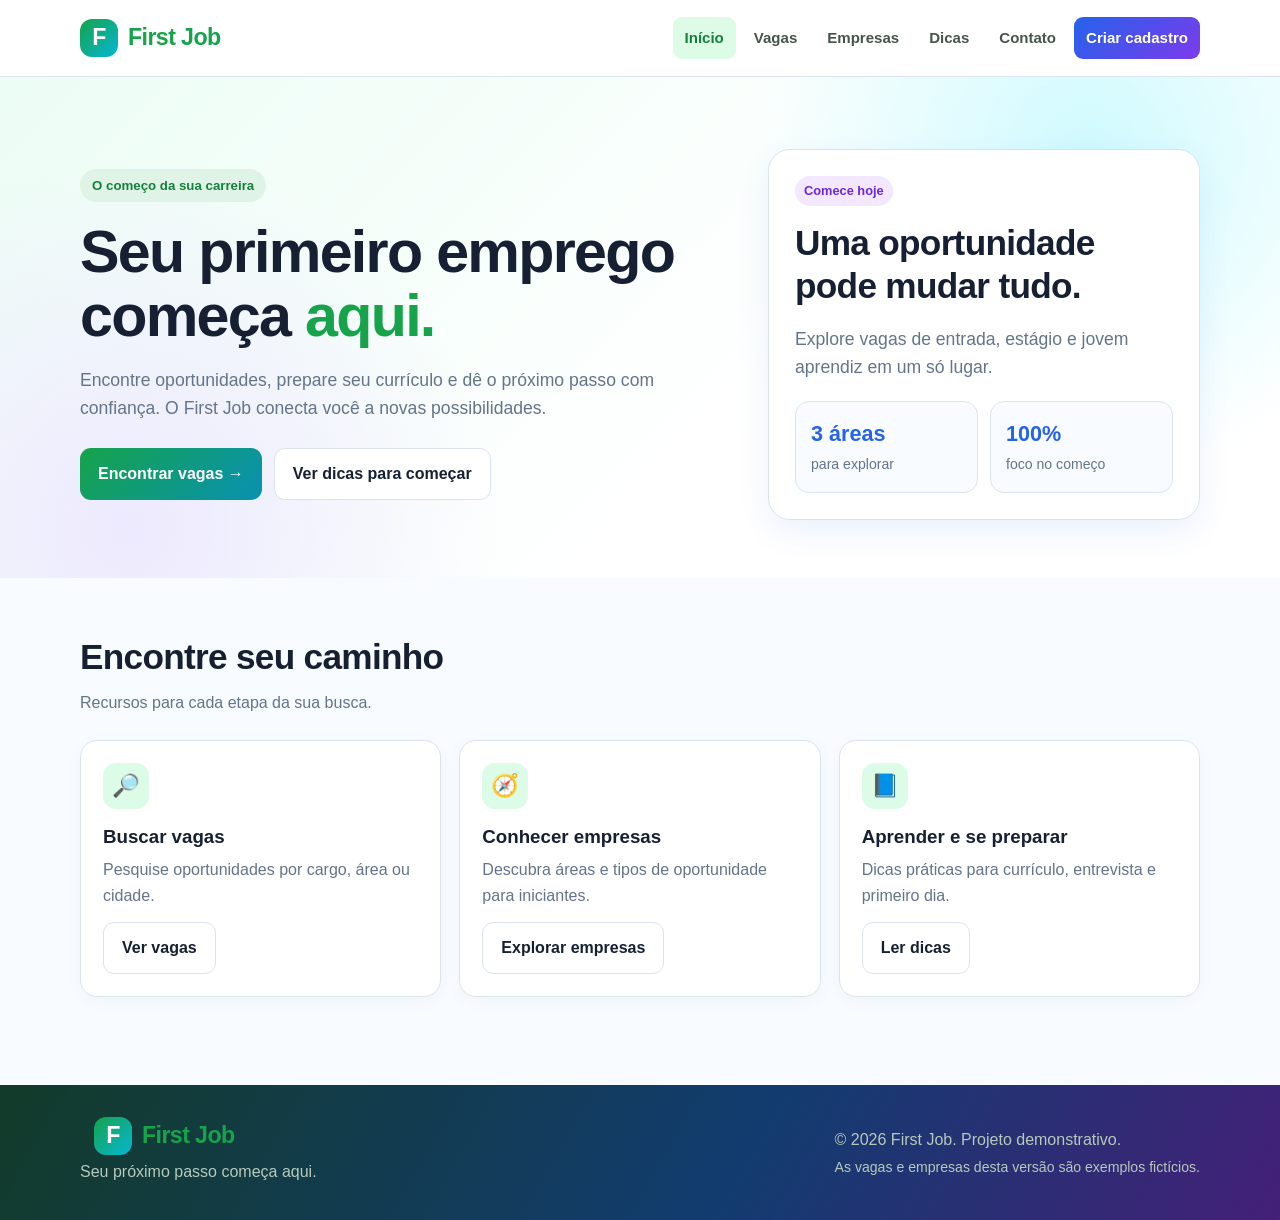
<file: index.html>
<!DOCTYPE html>
<html lang="pt-BR">
<head>
  <meta charset="UTF-8">
  <meta name="viewport" content="width=device-width, initial-scale=1.0">
  <meta name="description" content="First Job: oportunidades, dicas e cadastro para quem busca o primeiro emprego.">
  <title>Início | First Job</title>
  <link rel="stylesheet" href="style.css">
</head>
<body>

<header class="site-header">
  <div class="container nav">
    <a class="brand" href="index.html" aria-label="First Job - início"><span class="brand-mark">F</span><span>First Job</span></a>
    <nav class="nav-links" aria-label="Navegação principal">
      <a href="index.html">Início</a>
      <a href="html/vagas.html">Vagas</a>
      <a href="html/empresas.html">Empresas</a>
      <a href="html/dicas.html">Dicas</a>
      <a href="html/contato.html">Contato</a>
      <a class="nav-cta" href="html/cadastro.html">Criar cadastro</a>
    </nav>
  </div>
</header>


<main>
  <section class="hero"><div class="container hero-grid">
    <div><span class="eyebrow">O começo da sua carreira</span><h1>Seu primeiro emprego começa <span class="highlight">aqui.</span></h1>
    <p class="lead">Encontre oportunidades, prepare seu currículo e dê o próximo passo com confiança. O First Job conecta você a novas possibilidades.</p>
    <div class="actions"><a class="btn btn-primary" href="html/vagas.html">Encontrar vagas →</a><a class="btn btn-light" href="html/dicas.html">Ver dicas para começar</a></div></div>
    <div class="hero-card"><span class="tag">Comece hoje</span><h2 style="margin-top:16px">Uma oportunidade pode mudar tudo.</h2><p class="lead">Explore vagas de entrada, estágio e jovem aprendiz em um só lugar.</p>
      <div class="stat-row"><div class="stat"><strong>3 áreas</strong><span class="small">para explorar</span></div><div class="stat"><strong>100%</strong><span class="small">foco no começo</span></div></div>
    </div>
  </div></section>
  <section class="section"><div class="container"><div class="section-head"><div><h2>Encontre seu caminho</h2><p>Recursos para cada etapa da sua busca.</p></div></div>
    <div class="grid">
      <article class="card"><div class="card-icon">🔎</div><h3>Buscar vagas</h3><p>Pesquise oportunidades por cargo, área ou cidade.</p><a class="btn btn-light" href="html/vagas.html">Ver vagas</a></article>
      <article class="card"><div class="card-icon">🧭</div><h3>Conhecer empresas</h3><p>Descubra áreas e tipos de oportunidade para iniciantes.</p><a class="btn btn-light" href="html/empresas.html">Explorar empresas</a></article>
      <article class="card"><div class="card-icon">📘</div><h3>Aprender e se preparar</h3><p>Dicas práticas para currículo, entrevista e primeiro dia.</p><a class="btn btn-light" href="html/dicas.html">Ler dicas</a></article>
    </div>
  </div></section>
</main>


<footer class="site-footer">
  <div class="container footer-inner">
    <div><a class="brand" href="index.html"><span class="brand-mark">F</span><span>First Job</span></a><p>Seu próximo passo começa aqui.</p></div>
    <div><p>© <span data-year></span> First Job. Projeto demonstrativo.</p><p class="small">As vagas e empresas desta versão são exemplos fictícios.</p></div>
  </div>
</footer>
<script src="main.js" defer></script>

</body>
</html>
</file>
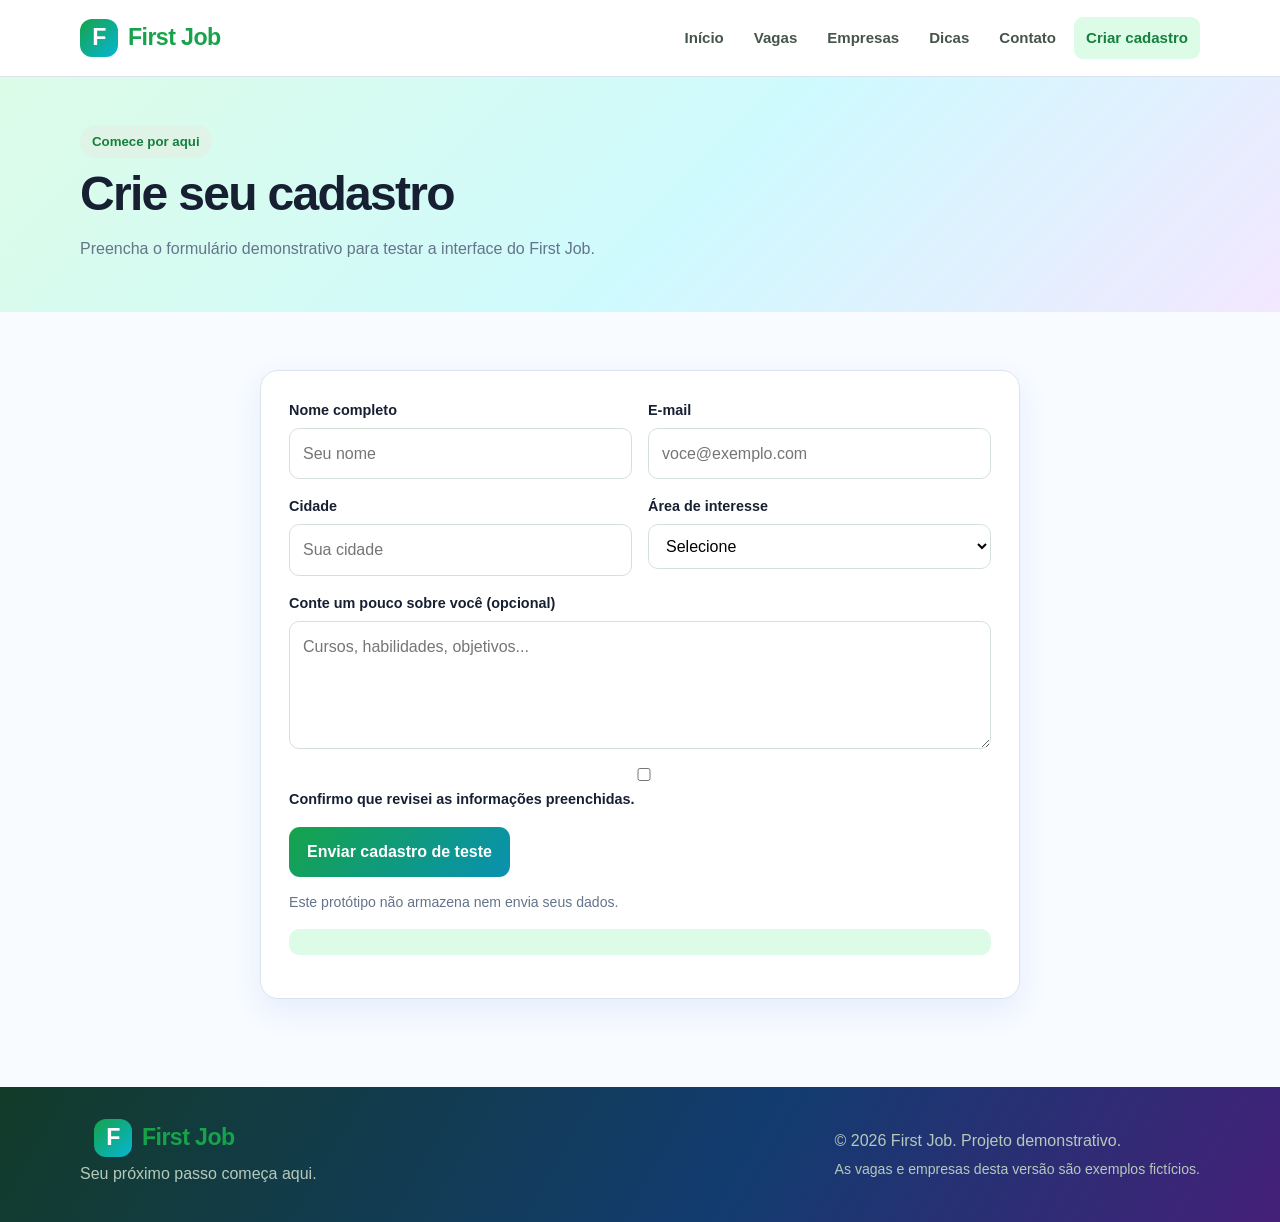
<file: html/cadastro.html>
<!DOCTYPE html>
<html lang="pt-BR">
<head>
  <meta charset="UTF-8">
  <meta name="viewport" content="width=device-width, initial-scale=1.0">
  <meta name="description" content="First Job: oportunidades, dicas e cadastro para quem busca o primeiro emprego.">
  <title>Cadastro | First Job</title>
  <link rel="stylesheet" href="../style.css">
</head>
<body>

<header class="site-header">
  <div class="container nav">
    <a class="brand" href="../index.html" aria-label="First Job - início"><span class="brand-mark">F</span><span>First Job</span></a>
    <nav class="nav-links" aria-label="Navegação principal">
      <a href="../index.html">Início</a>
      <a href="vagas.html">Vagas</a>
      <a href="empresas.html">Empresas</a>
      <a href="dicas.html">Dicas</a>
      <a href="contato.html">Contato</a>
      <a class="nav-cta" href="cadastro.html">Criar cadastro</a>
    </nav>
  </div>
</header>


<main><section class="page-banner"><div class="container"><span class="eyebrow">Comece por aqui</span><h1>Crie seu cadastro</h1><p>Preencha o formulário demonstrativo para testar a interface do First Job.</p></div></section>
<section class="section"><div class="container"><form class="form-card" data-demo-form><div class="form-grid">
  <div class="field"><label for="nome">Nome completo</label><input id="nome" name="nome" required placeholder="Seu nome"></div>
  <div class="field"><label for="email">E-mail</label><input id="email" name="email" type="email" required placeholder="voce@exemplo.com"></div>
  <div class="field"><label for="cidade">Cidade</label><input id="cidade" name="cidade" required placeholder="Sua cidade"></div>
  <div class="field"><label for="interesse">Área de interesse</label><select id="interesse" name="interesse" required><option value="">Selecione</option><option>Administrativo</option><option>Atendimento</option><option>Tecnologia</option><option>Comunicação</option><option>Estágio</option><option>Jovem aprendiz</option></select></div>
  <div class="field full"><label for="sobre">Conte um pouco sobre você (opcional)</label><textarea id="sobre" name="sobre" rows="4" placeholder="Cursos, habilidades, objetivos..."></textarea></div>
  <div class="field full"><label><input type="checkbox" required> Confirmo que revisei as informações preenchidas.</label></div>
  <div class="full"><button class="btn btn-primary" type="submit">Enviar cadastro de teste</button><p class="small">Este protótipo não armazena nem envia seus dados.</p><p class="notice" data-form-message role="status" aria-live="polite"></p></div>
</div></form></div></section></main>


<footer class="site-footer">
  <div class="container footer-inner">
    <div><a class="brand" href="../index.html"><span class="brand-mark">F</span><span>First Job</span></a><p>Seu próximo passo começa aqui.</p></div>
    <div><p>© <span data-year></span> First Job. Projeto demonstrativo.</p><p class="small">As vagas e empresas desta versão são exemplos fictícios.</p></div>
  </div>
</footer>
<script src="../main.js" defer></script>

</body>
</html>
</file>
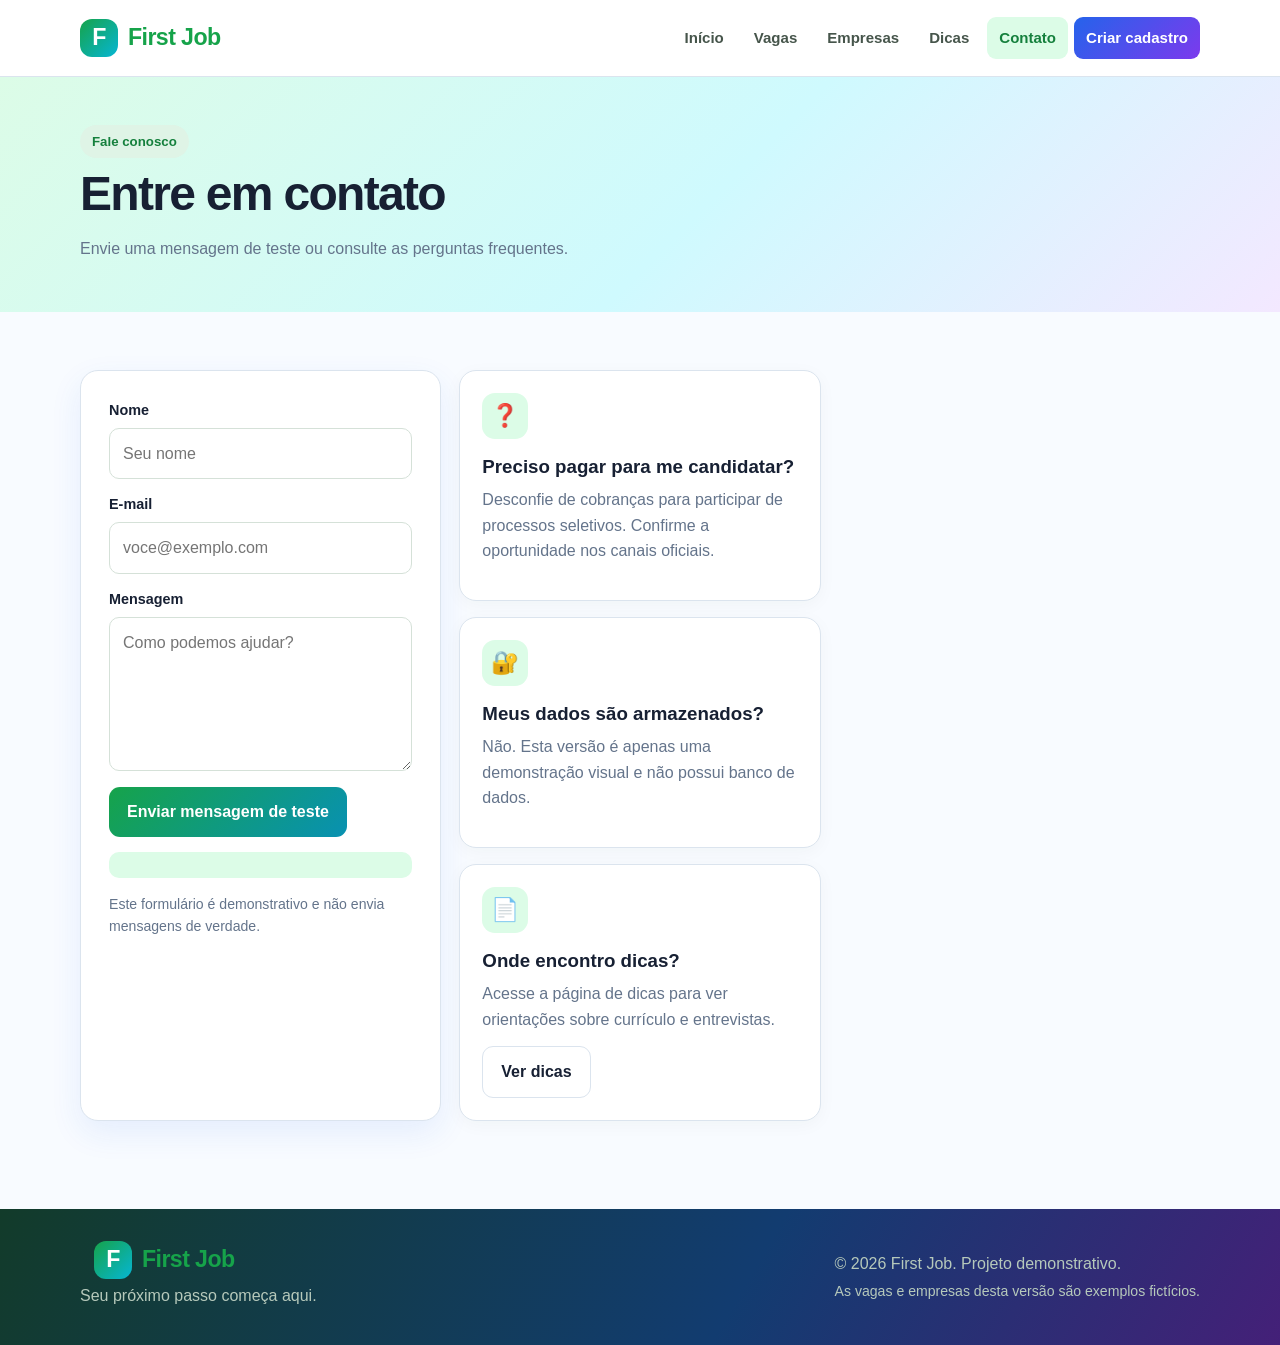
<file: html/contato.html>
<!DOCTYPE html>
<html lang="pt-BR">
<head>
  <meta charset="UTF-8">
  <meta name="viewport" content="width=device-width, initial-scale=1.0">
  <meta name="description" content="First Job: oportunidades, dicas e cadastro para quem busca o primeiro emprego.">
  <title>Contato | First Job</title>
  <link rel="stylesheet" href="../style.css">
</head>
<body>

<header class="site-header">
  <div class="container nav">
    <a class="brand" href="../index.html" aria-label="First Job - início"><span class="brand-mark">F</span><span>First Job</span></a>
    <nav class="nav-links" aria-label="Navegação principal">
      <a href="../index.html">Início</a>
      <a href="vagas.html">Vagas</a>
      <a href="empresas.html">Empresas</a>
      <a href="dicas.html">Dicas</a>
      <a href="contato.html">Contato</a>
      <a class="nav-cta" href="cadastro.html">Criar cadastro</a>
    </nav>
  </div>
</header>


<main><section class="page-banner"><div class="container"><span class="eyebrow">Fale conosco</span><h1>Entre em contato</h1><p>Envie uma mensagem de teste ou consulte as perguntas frequentes.</p></div></section>
<section class="section"><div class="container grid">
  <form class="form-card" data-demo-form style="max-width:none"><div class="field"><label for="nome-contato">Nome</label><input id="nome-contato" required placeholder="Seu nome"></div><div class="field" style="margin-top:14px"><label for="email-contato">E-mail</label><input id="email-contato" type="email" required placeholder="voce@exemplo.com"></div><div class="field" style="margin-top:14px"><label for="mensagem">Mensagem</label><textarea id="mensagem" rows="5" required placeholder="Como podemos ajudar?"></textarea></div><button class="btn btn-primary" style="margin-top:16px" type="submit">Enviar mensagem de teste</button><p class="notice" data-form-message role="status" aria-live="polite"></p><p class="small">Este formulário é demonstrativo e não envia mensagens de verdade.</p></form>
  <div><article class="card"><div class="card-icon">❓</div><h3>Preciso pagar para me candidatar?</h3><p>Desconfie de cobranças para participar de processos seletivos. Confirme a oportunidade nos canais oficiais.</p></article><article class="card" style="margin-top:16px"><div class="card-icon">🔐</div><h3>Meus dados são armazenados?</h3><p>Não. Esta versão é apenas uma demonstração visual e não possui banco de dados.</p></article><article class="card" style="margin-top:16px"><div class="card-icon">📄</div><h3>Onde encontro dicas?</h3><p>Acesse a página de dicas para ver orientações sobre currículo e entrevistas.</p><a href="dicas.html" class="btn btn-light">Ver dicas</a></article></div>
</div></section></main>


<footer class="site-footer">
  <div class="container footer-inner">
    <div><a class="brand" href="../index.html"><span class="brand-mark">F</span><span>First Job</span></a><p>Seu próximo passo começa aqui.</p></div>
    <div><p>© <span data-year></span> First Job. Projeto demonstrativo.</p><p class="small">As vagas e empresas desta versão são exemplos fictícios.</p></div>
  </div>
</footer>
<script src="../main.js" defer></script>

</body>
</html>
</file>
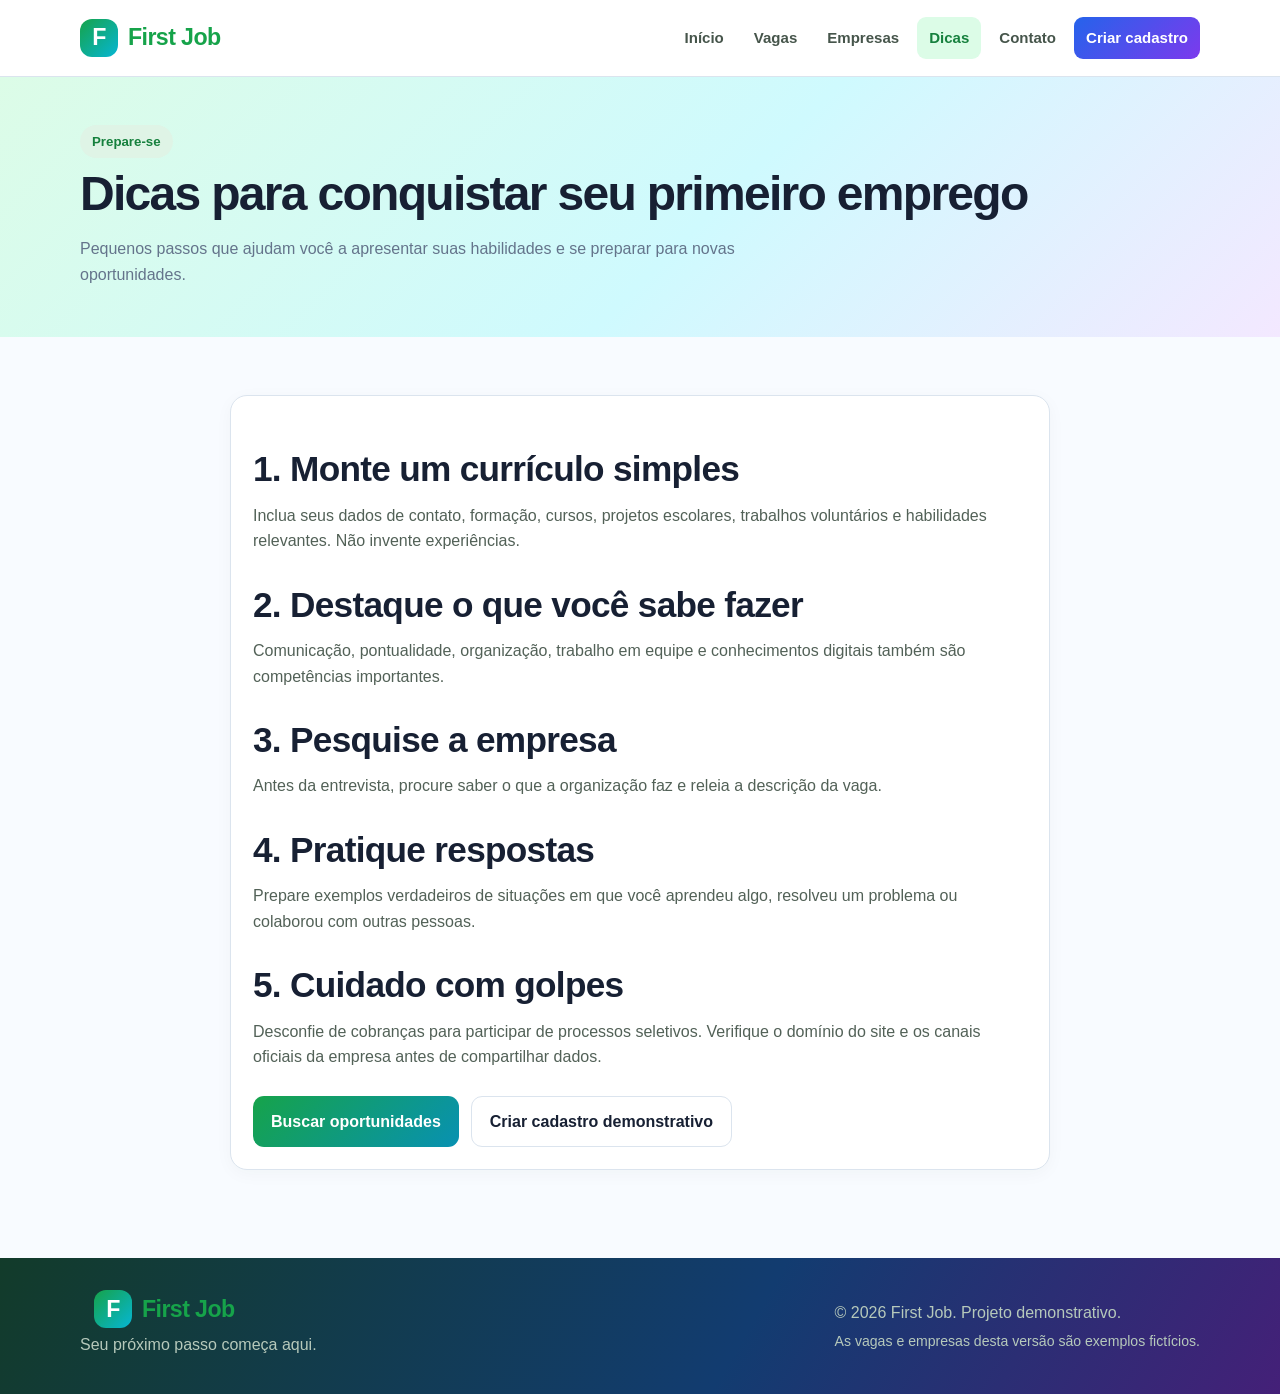
<file: html/dicas.html>
<!DOCTYPE html>
<html lang="pt-BR">
<head>
  <meta charset="UTF-8">
  <meta name="viewport" content="width=device-width, initial-scale=1.0">
  <meta name="description" content="First Job: oportunidades, dicas e cadastro para quem busca o primeiro emprego.">
  <title>Dicas | First Job</title>
  <link rel="stylesheet" href="../style.css">
</head>
<body>

<header class="site-header">
  <div class="container nav">
    <a class="brand" href="../index.html" aria-label="First Job - início"><span class="brand-mark">F</span><span>First Job</span></a>
    <nav class="nav-links" aria-label="Navegação principal">
      <a href="../index.html">Início</a>
      <a href="vagas.html">Vagas</a>
      <a href="empresas.html">Empresas</a>
      <a href="dicas.html">Dicas</a>
      <a href="contato.html">Contato</a>
      <a class="nav-cta" href="cadastro.html">Criar cadastro</a>
    </nav>
  </div>
</header>


<main><section class="page-banner"><div class="container"><span class="eyebrow">Prepare-se</span><h1>Dicas para conquistar seu primeiro emprego</h1><p>Pequenos passos que ajudam você a apresentar suas habilidades e se preparar para novas oportunidades.</p></div></section>
<section class="section"><div class="container article">
  <article class="card"><h2>1. Monte um currículo simples</h2><p>Inclua seus dados de contato, formação, cursos, projetos escolares, trabalhos voluntários e habilidades relevantes. Não invente experiências.</p>
  <h2>2. Destaque o que você sabe fazer</h2><p>Comunicação, pontualidade, organização, trabalho em equipe e conhecimentos digitais também são competências importantes.</p>
  <h2>3. Pesquise a empresa</h2><p>Antes da entrevista, procure saber o que a organização faz e releia a descrição da vaga.</p>
  <h2>4. Pratique respostas</h2><p>Prepare exemplos verdadeiros de situações em que você aprendeu algo, resolveu um problema ou colaborou com outras pessoas.</p>
  <h2>5. Cuidado com golpes</h2><p>Desconfie de cobranças para participar de processos seletivos. Verifique o domínio do site e os canais oficiais da empresa antes de compartilhar dados.</p>
  <div class="actions"><a class="btn btn-primary" href="vagas.html">Buscar oportunidades</a><a class="btn btn-light" href="cadastro.html">Criar cadastro demonstrativo</a></div></article>
</div></section></main>


<footer class="site-footer">
  <div class="container footer-inner">
    <div><a class="brand" href="../index.html"><span class="brand-mark">F</span><span>First Job</span></a><p>Seu próximo passo começa aqui.</p></div>
    <div><p>© <span data-year></span> First Job. Projeto demonstrativo.</p><p class="small">As vagas e empresas desta versão são exemplos fictícios.</p></div>
  </div>
</footer>
<script src="../main.js" defer></script>

</body>
</html>
</file>
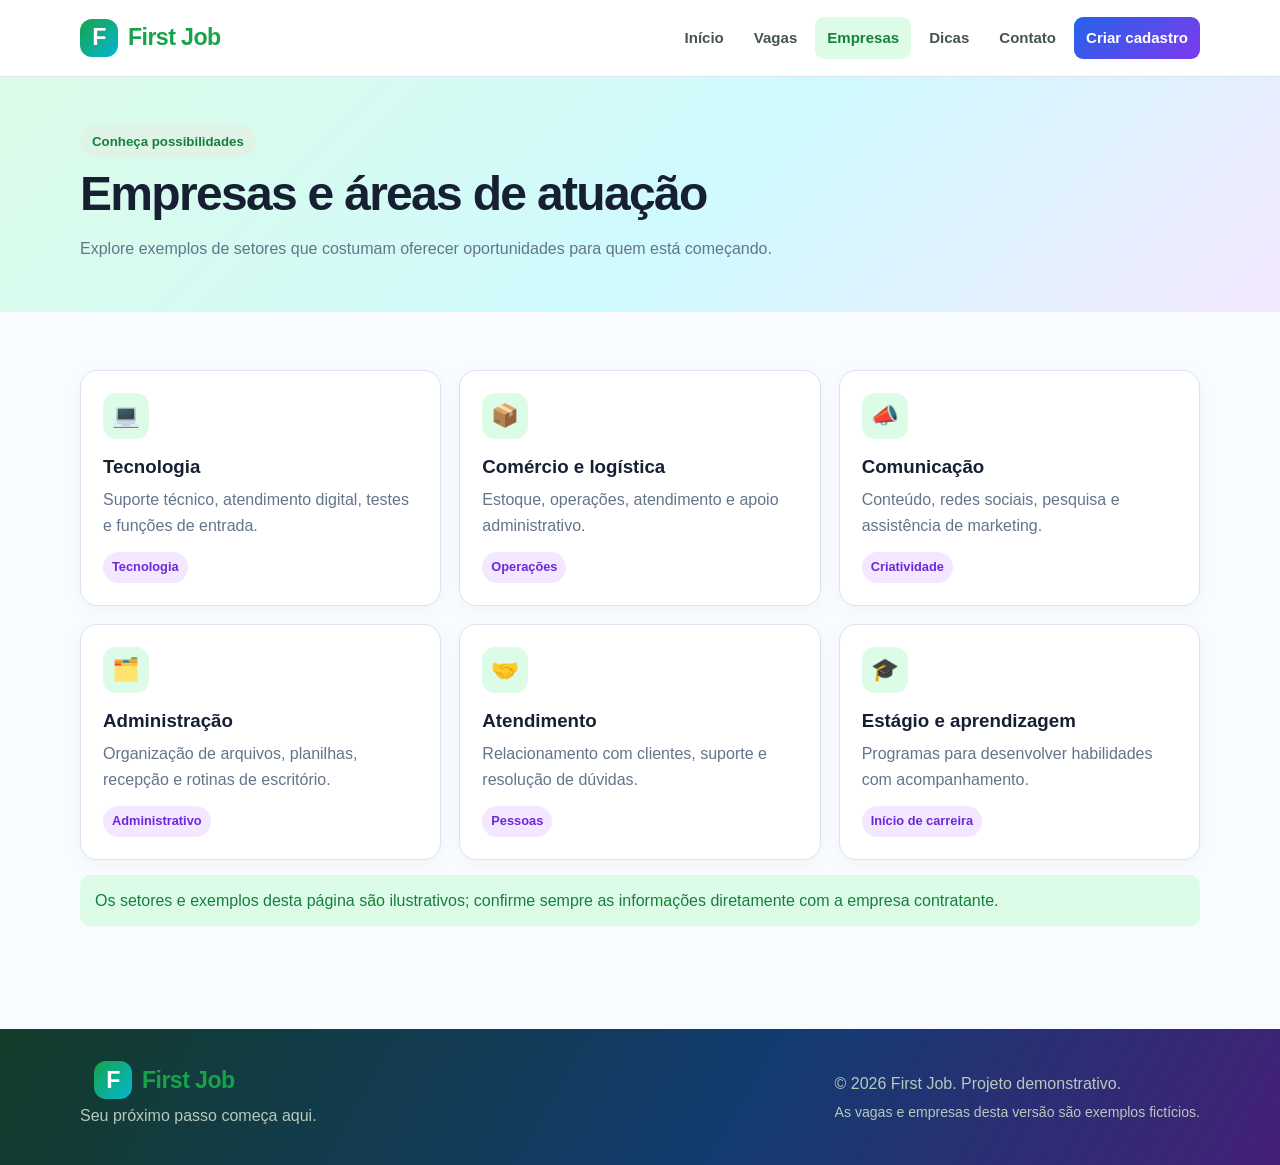
<file: html/empresas.html>
<!DOCTYPE html>
<html lang="pt-BR">
<head>
  <meta charset="UTF-8">
  <meta name="viewport" content="width=device-width, initial-scale=1.0">
  <meta name="description" content="First Job: oportunidades, dicas e cadastro para quem busca o primeiro emprego.">
  <title>Empresas | First Job</title>
  <link rel="stylesheet" href="../style.css">
</head>
<body>

<header class="site-header">
  <div class="container nav">
    <a class="brand" href="../index.html" aria-label="First Job - início"><span class="brand-mark">F</span><span>First Job</span></a>
    <nav class="nav-links" aria-label="Navegação principal">
      <a href="../index.html">Início</a>
      <a href="vagas.html">Vagas</a>
      <a href="empresas.html">Empresas</a>
      <a href="dicas.html">Dicas</a>
      <a href="contato.html">Contato</a>
      <a class="nav-cta" href="cadastro.html">Criar cadastro</a>
    </nav>
  </div>
</header>


<main><section class="page-banner"><div class="container"><span class="eyebrow">Conheça possibilidades</span><h1>Empresas e áreas de atuação</h1><p>Explore exemplos de setores que costumam oferecer oportunidades para quem está começando.</p></div></section>
<section class="section"><div class="container"><div class="grid">
  <article class="card"><div class="card-icon">💻</div><h3>Tecnologia</h3><p>Suporte técnico, atendimento digital, testes e funções de entrada.</p><span class="tag">Tecnologia</span></article>
  <article class="card"><div class="card-icon">📦</div><h3>Comércio e logística</h3><p>Estoque, operações, atendimento e apoio administrativo.</p><span class="tag">Operações</span></article>
  <article class="card"><div class="card-icon">📣</div><h3>Comunicação</h3><p>Conteúdo, redes sociais, pesquisa e assistência de marketing.</p><span class="tag">Criatividade</span></article>
  <article class="card"><div class="card-icon">🗂️</div><h3>Administração</h3><p>Organização de arquivos, planilhas, recepção e rotinas de escritório.</p><span class="tag">Administrativo</span></article>
  <article class="card"><div class="card-icon">🤝</div><h3>Atendimento</h3><p>Relacionamento com clientes, suporte e resolução de dúvidas.</p><span class="tag">Pessoas</span></article>
  <article class="card"><div class="card-icon">🎓</div><h3>Estágio e aprendizagem</h3><p>Programas para desenvolver habilidades com acompanhamento.</p><span class="tag">Início de carreira</span></article>
</div><div class="notice">Os setores e exemplos desta página são ilustrativos; confirme sempre as informações diretamente com a empresa contratante.</div></div></section></main>


<footer class="site-footer">
  <div class="container footer-inner">
    <div><a class="brand" href="../index.html"><span class="brand-mark">F</span><span>First Job</span></a><p>Seu próximo passo começa aqui.</p></div>
    <div><p>© <span data-year></span> First Job. Projeto demonstrativo.</p><p class="small">As vagas e empresas desta versão são exemplos fictícios.</p></div>
  </div>
</footer>
<script src="../main.js" defer></script>

</body>
</html>
</file>
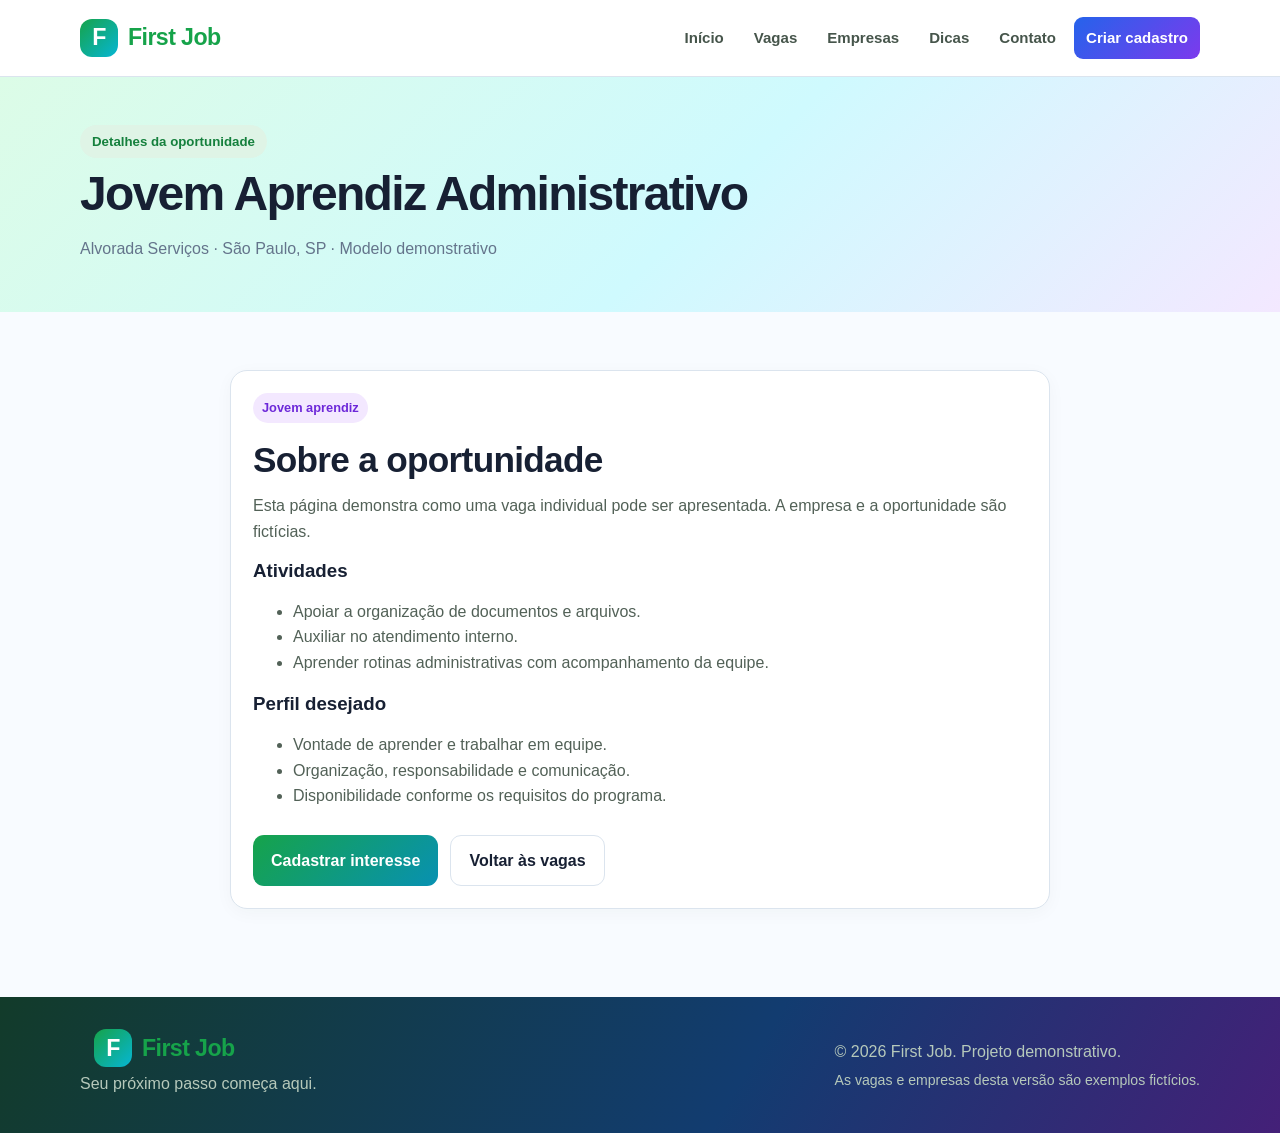
<file: html/vaga.html>
<!DOCTYPE html>
<html lang="pt-BR">
<head>
  <meta charset="UTF-8">
  <meta name="viewport" content="width=device-width, initial-scale=1.0">
  <meta name="description" content="First Job: oportunidades, dicas e cadastro para quem busca o primeiro emprego.">
  <title>Detalhes da vaga | First Job</title>
  <link rel="stylesheet" href="../style.css">
</head>
<body>

<header class="site-header">
  <div class="container nav">
    <a class="brand" href="../index.html" aria-label="First Job - início"><span class="brand-mark">F</span><span>First Job</span></a>
    <nav class="nav-links" aria-label="Navegação principal">
      <a href="../index.html">Início</a>
      <a href="vagas.html">Vagas</a>
      <a href="empresas.html">Empresas</a>
      <a href="dicas.html">Dicas</a>
      <a href="contato.html">Contato</a>
      <a class="nav-cta" href="cadastro.html">Criar cadastro</a>
    </nav>
  </div>
</header>


<main><section class="page-banner"><div class="container"><span class="eyebrow">Detalhes da oportunidade</span><h1>Jovem Aprendiz Administrativo</h1><p>Alvorada Serviços · São Paulo, SP · Modelo demonstrativo</p></div></section>
<section class="section"><div class="container article"><div class="card"><span class="tag">Jovem aprendiz</span><h2 style="margin-top:16px">Sobre a oportunidade</h2><p>Esta página demonstra como uma vaga individual pode ser apresentada. A empresa e a oportunidade são fictícias.</p><h3>Atividades</h3><ul><li>Apoiar a organização de documentos e arquivos.</li><li>Auxiliar no atendimento interno.</li><li>Aprender rotinas administrativas com acompanhamento da equipe.</li></ul><h3>Perfil desejado</h3><ul><li>Vontade de aprender e trabalhar em equipe.</li><li>Organização, responsabilidade e comunicação.</li><li>Disponibilidade conforme os requisitos do programa.</li></ul><div class="actions"><a class="btn btn-primary" href="cadastro.html">Cadastrar interesse</a><a class="btn btn-light" href="vagas.html">Voltar às vagas</a></div></div></div></section></main>


<footer class="site-footer">
  <div class="container footer-inner">
    <div><a class="brand" href="../index.html"><span class="brand-mark">F</span><span>First Job</span></a><p>Seu próximo passo começa aqui.</p></div>
    <div><p>© <span data-year></span> First Job. Projeto demonstrativo.</p><p class="small">As vagas e empresas desta versão são exemplos fictícios.</p></div>
  </div>
</footer>
<script src="../main.js" defer></script>

</body>
</html>
</file>
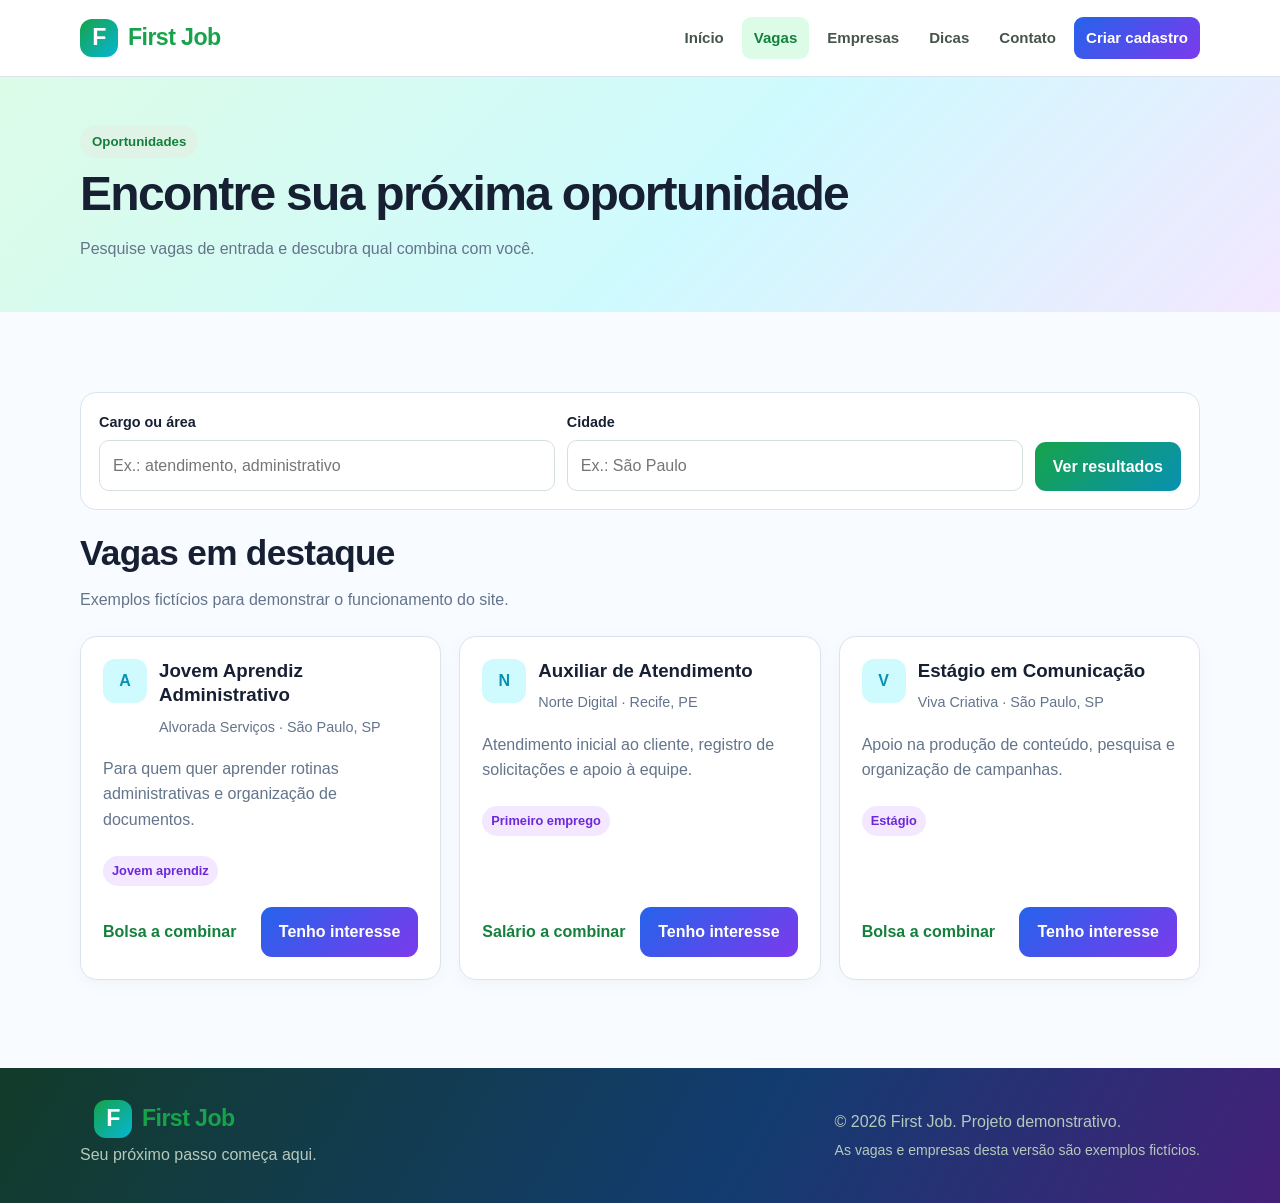
<file: html/vagas.html>
<!DOCTYPE html>
<html lang="pt-BR">
<head>
  <meta charset="UTF-8">
  <meta name="viewport" content="width=device-width, initial-scale=1.0">
  <meta name="description" content="First Job: oportunidades, dicas e cadastro para quem busca o primeiro emprego.">
  <title>Vagas | First Job</title>
  <link rel="stylesheet" href="../style.css">
</head>
<body>

<header class="site-header">
  <div class="container nav">
    <a class="brand" href="../index.html" aria-label="First Job - início"><span class="brand-mark">F</span><span>First Job</span></a>
    <nav class="nav-links" aria-label="Navegação principal">
      <a href="../index.html">Início</a>
      <a href="vagas.html">Vagas</a>
      <a href="empresas.html">Empresas</a>
      <a href="dicas.html">Dicas</a>
      <a href="contato.html">Contato</a>
      <a class="nav-cta" href="cadastro.html">Criar cadastro</a>
    </nav>
  </div>
</header>


<main><section class="page-banner"><div class="container"><span class="eyebrow">Oportunidades</span><h1>Encontre sua próxima oportunidade</h1><p>Pesquise vagas de entrada e descubra qual combina com você.</p></div></section>
<section class="section"><div class="container">
  <div class="search-panel"><div class="field"><label for="jobSearch">Cargo ou área</label><input id="jobSearch" type="search" placeholder="Ex.: atendimento, administrativo"></div><div class="field"><label for="locationSearch">Cidade</label><input id="locationSearch" type="search" placeholder="Ex.: São Paulo"></div><div style="display:flex;align-items:end"><a class="btn btn-primary" href="#lista-vagas">Ver resultados</a></div></div>
  <div class="section-head" id="lista-vagas"><div><h2>Vagas em destaque</h2><p>Exemplos fictícios para demonstrar o funcionamento do site.</p></div></div>
  <div class="grid">
    <article class="card job-card" data-job-card><div class="job-top"><div class="company-icon">A</div><div><h3>Jovem Aprendiz Administrativo</h3><div class="job-meta">Alvorada Serviços · São Paulo, SP</div></div></div><p>Para quem quer aprender rotinas administrativas e organização de documentos.</p><div><span class="tag">Jovem aprendiz</span></div><div class="job-bottom"><span class="salary">Bolsa a combinar</span><a class="btn btn-blue" href="cadastro.html">Tenho interesse</a></div></article>
    <article class="card job-card" data-job-card><div class="job-top"><div class="company-icon">N</div><div><h3>Auxiliar de Atendimento</h3><div class="job-meta">Norte Digital · Recife, PE</div></div></div><p>Atendimento inicial ao cliente, registro de solicitações e apoio à equipe.</p><div><span class="tag">Primeiro emprego</span></div><div class="job-bottom"><span class="salary">Salário a combinar</span><a class="btn btn-blue" href="cadastro.html">Tenho interesse</a></div></article>
    <article class="card job-card" data-job-card><div class="job-top"><div class="company-icon">V</div><div><h3>Estágio em Comunicação</h3><div class="job-meta">Viva Criativa · São Paulo, SP</div></div></div><p>Apoio na produção de conteúdo, pesquisa e organização de campanhas.</p><div><span class="tag">Estágio</span></div><div class="job-bottom"><span class="salary">Bolsa a combinar</span><a class="btn btn-blue" href="cadastro.html">Tenho interesse</a></div></article>
  </div><div id="noResults" class="empty-state" hidden>Nenhuma vaga encontrada. Tente outro cargo ou cidade.</div>
</div></section></main>


<footer class="site-footer">
  <div class="container footer-inner">
    <div><a class="brand" href="../index.html"><span class="brand-mark">F</span><span>First Job</span></a><p>Seu próximo passo começa aqui.</p></div>
    <div><p>© <span data-year></span> First Job. Projeto demonstrativo.</p><p class="small">As vagas e empresas desta versão são exemplos fictícios.</p></div>
  </div>
</footer>
<script src="../main.js" defer></script>

</body>
</html>
</file>
<file: style.css>
:root {
  --green: #16a34a;
  --green-dark: #15803d;
  --green-light: #dcfce7;
  --blue: #2563eb;
  --blue-dark: #1d4ed8;
  --cyan: #06b6d4;
  --cyan-dark: #0891b2;
  --purple: #7c3aed;
  --purple-dark: #6d28d9;
  --purple-light: #f3e8ff;
  --ink: #172033;
  --muted: #64748b;
  --white: #fff;
  --line: #dbe4ee;
  --surface: #f8fbff;
  --shadow: 0 12px 32px rgba(37, 99, 235, .09);
}
* { box-sizing: border-box; }
html { scroll-behavior: smooth; }
body {
  margin: 0; font-family: Inter, Arial, sans-serif; color: var(--ink);
  background: var(--surface); line-height: 1.6;
}
a { color: inherit; text-decoration: none; }
button, input, select, textarea { font: inherit; }
.container { width: min(1120px, calc(100% - 36px)); margin: 0 auto; }
.site-header { background: #fff; border-bottom: 1px solid var(--line); position: sticky; top: 0; z-index: 10; }
.nav { min-height: 76px; display: flex; align-items: center; justify-content: space-between; gap: 24px; }
.brand { display: inline-flex; align-items: center; gap: 10px; font-size: 1.45rem; font-weight: 850; letter-spacing: -.6px; }
.brand-mark { display: grid; place-items: center; width: 38px; height: 38px; border-radius: 12px; color: white; background: linear-gradient(135deg, var(--green), var(--cyan)); font-weight: 900; }
.brand span:last-child { color: var(--green); }
.nav-links { display: flex; align-items: center; flex-wrap: wrap; gap: 6px; }
.nav-links a { color: #46554b; padding: 9px 12px; border-radius: 9px; font-size: .94rem; font-weight: 650; }
.nav-links a:hover, .nav-links a.active { color: var(--green-dark); background: var(--green-light); }
.nav-links .nav-cta { color: #fff; background: var(--blue); }
.nav-links .nav-cta:hover { background: linear-gradient(135deg, var(--blue-dark), var(--purple-dark)); color: #fff; }
.hero { padding: 72px 0 58px; background: radial-gradient(circle at 85% 15%, #cffafe 0, transparent 28%), radial-gradient(circle at 10% 90%, #ede9fe 0, transparent 30%), linear-gradient(135deg, #ecfdf5, #fff 62%); }
.hero-grid { display: grid; grid-template-columns: 1.2fr .8fr; gap: 40px; align-items: center; }
.eyebrow { display: inline-block; color: var(--green-dark); background: #dff4e6; border-radius: 999px; padding: 6px 12px; font-size: .83rem; font-weight: 800; }
h1 { margin: 18px 0; font-size: clamp(2.2rem, 5vw, 3.7rem); line-height: 1.08; letter-spacing: -1.7px; }
h1 .highlight { color: var(--green); }
h2 { font-size: clamp(1.65rem, 3vw, 2.2rem); line-height: 1.2; margin: 0 0 12px; letter-spacing: -.7px; }
h3 { margin: 0 0 8px; line-height: 1.3; }
.lead { font-size: 1.1rem; color: var(--muted); max-width: 650px; }
.actions { display: flex; gap: 12px; flex-wrap: wrap; margin-top: 26px; }
.btn { display: inline-flex; justify-content: center; align-items: center; gap: 8px; border: 0; border-radius: 11px; padding: 12px 18px; font-weight: 750; cursor: pointer; transition: transform .15s, background .15s; }
.btn:hover { transform: translateY(-1px); }
.btn-primary { background: var(--green); color: #fff; }
.btn-primary:hover { background: var(--green-dark); }
.btn-blue { background: linear-gradient(135deg, var(--blue), var(--purple)); color: #fff; }
.btn-blue:hover { background: var(--blue-dark); }
.btn-light { background: #fff; border: 1px solid var(--line); color: var(--ink); }
.hero-card { background: #fff; padding: 26px; border: 1px solid var(--line); border-radius: 22px; box-shadow: var(--shadow); }
.hero-card .big-number { font-size: 2.6rem; color: var(--green); font-weight: 900; line-height: 1.1; }
.stat-row { display: grid; grid-template-columns: repeat(2, 1fr); gap: 12px; margin-top: 20px; }
.stat { background: var(--surface); border: 1px solid var(--line); border-radius: 14px; padding: 15px; }
.stat strong { display: block; font-size: 1.35rem; color: var(--blue); }
.section { padding: 58px 0; }
.section-head { display: flex; justify-content: space-between; align-items: end; gap: 20px; margin-bottom: 24px; }
.section-head p { margin: 0; color: var(--muted); }
.grid { display: grid; grid-template-columns: repeat(3, 1fr); gap: 18px; }
.card { background: #fff; border: 1px solid var(--line); border-radius: 17px; padding: 22px; box-shadow: 0 4px 18px rgba(20,65,39,.035); }
.card p { color: var(--muted); margin: 8px 0 14px; }
.card-icon { display: grid; place-items: center; width: 46px; height: 46px; border-radius: 13px; background: var(--green-light); font-size: 1.4rem; margin-bottom: 16px; }
.tag { display: inline-block; padding: 5px 9px; border-radius: 999px; background: var(--purple-light); color: var(--purple-dark); font-size: .8rem; font-weight: 750; }
.job-card { display: flex; flex-direction: column; gap: 9px; }
.job-top { display: flex; align-items: flex-start; gap: 12px; }
.company-icon { flex: 0 0 44px; width: 44px; height: 44px; display: grid; place-items: center; border-radius: 12px; background: #cffafe; color: var(--cyan-dark); font-weight: 900; }
.job-meta { color: var(--muted); font-size: .9rem; }
.job-bottom { display: flex; justify-content: space-between; align-items: center; gap: 10px; margin-top: auto; padding-top: 12px; }
.salary { color: var(--green-dark); font-weight: 800; }
.search-panel { display: grid; grid-template-columns: 1fr 1fr auto; gap: 12px; padding: 18px; border: 1px solid var(--line); background: #fff; border-radius: 16px; margin: 22px 0; }
.field { display: flex; flex-direction: column; gap: 6px; }
.field label { font-weight: 750; font-size: .9rem; }
.field input, .field select, .field textarea { width: 100%; padding: 12px 13px; border: 1px solid #d5e1d8; border-radius: 10px; background: #fff; outline: none; }
.field input:focus, .field select:focus, .field textarea:focus { border-color: var(--green); box-shadow: 0 0 0 3px #16834a18; }
.form-card { max-width: 760px; margin: 0 auto; background: #fff; border: 1px solid var(--line); border-radius: 18px; padding: 28px; box-shadow: var(--shadow); }
.form-grid { display: grid; grid-template-columns: 1fr 1fr; gap: 16px; }
.form-grid .full { grid-column: 1 / -1; }
.notice { padding: 13px 15px; border-radius: 10px; background: var(--green-light); color: var(--green-dark); margin: 15px 0; }
.article { max-width: 820px; margin: 0 auto; }
.article p, .article li { color: #526157; }
.article h2 { margin-top: 30px; }
.page-banner { padding: 48px 0 34px; background: linear-gradient(135deg, #dcfce7, #cffafe 55%, #f3e8ff); }
.page-banner h1 { font-size: clamp(2rem, 4vw, 3rem); margin: 10px 0; }
.page-banner p { color: var(--muted); max-width: 720px; }
.empty-state { padding: 30px; text-align: center; color: var(--muted); }
.site-footer { background: linear-gradient(120deg, #123b2a, #123c70 58%, #442078); color: #f0fdfa; padding: 32px 0; margin-top: 30px; }
.footer-inner { display: flex; justify-content: space-between; align-items: center; gap: 20px; flex-wrap: wrap; }
.site-footer p { margin: 4px 0; color: #b6c9bb; }
.site-footer a { color: #fff; margin-left: 14px; }
.small { font-size: .88rem; color: var(--muted); }
@media (max-width: 820px) {
  .nav { align-items: flex-start; flex-direction: column; padding: 14px 0; gap: 10px; }
  .nav-links { gap: 3px; }
  .nav-links a { padding: 7px 9px; font-size: .88rem; }
  .hero-grid { grid-template-columns: 1fr; }
  .grid { grid-template-columns: repeat(2, 1fr); }
  .search-panel { grid-template-columns: 1fr; }
}
@media (max-width: 560px) {
  .grid, .form-grid { grid-template-columns: 1fr; }
  .form-grid .full { grid-column: auto; }
  .section { padding: 42px 0; }
  .hero { padding: 48px 0 38px; }
  .section-head { align-items: flex-start; flex-direction: column; }
}

/* Ajustes visuais e estados interativos */
.nav-links a:focus-visible, .btn:focus-visible, input:focus-visible,
select:focus-visible, textarea:focus-visible {
  outline: 3px solid var(--cyan);
  outline-offset: 3px;
}
.btn-primary {
  background: linear-gradient(135deg, var(--green), var(--cyan-dark));
}
.btn-primary:hover {
  background: linear-gradient(135deg, var(--green-dark), var(--blue-dark));
}
.btn-blue {
  background: linear-gradient(135deg, var(--blue), var(--purple));
}
.btn-blue:hover {
  background: linear-gradient(135deg, var(--blue-dark), var(--purple-dark));
}
.nav-links .nav-cta {
  background: linear-gradient(135deg, var(--blue), var(--purple));
}
.field input:focus, .field select:focus, .field textarea:focus {
  border-color: var(--cyan);
  box-shadow: 0 0 0 3px #06b6d426;
}
[hidden] { display: none !important; }
</file>
